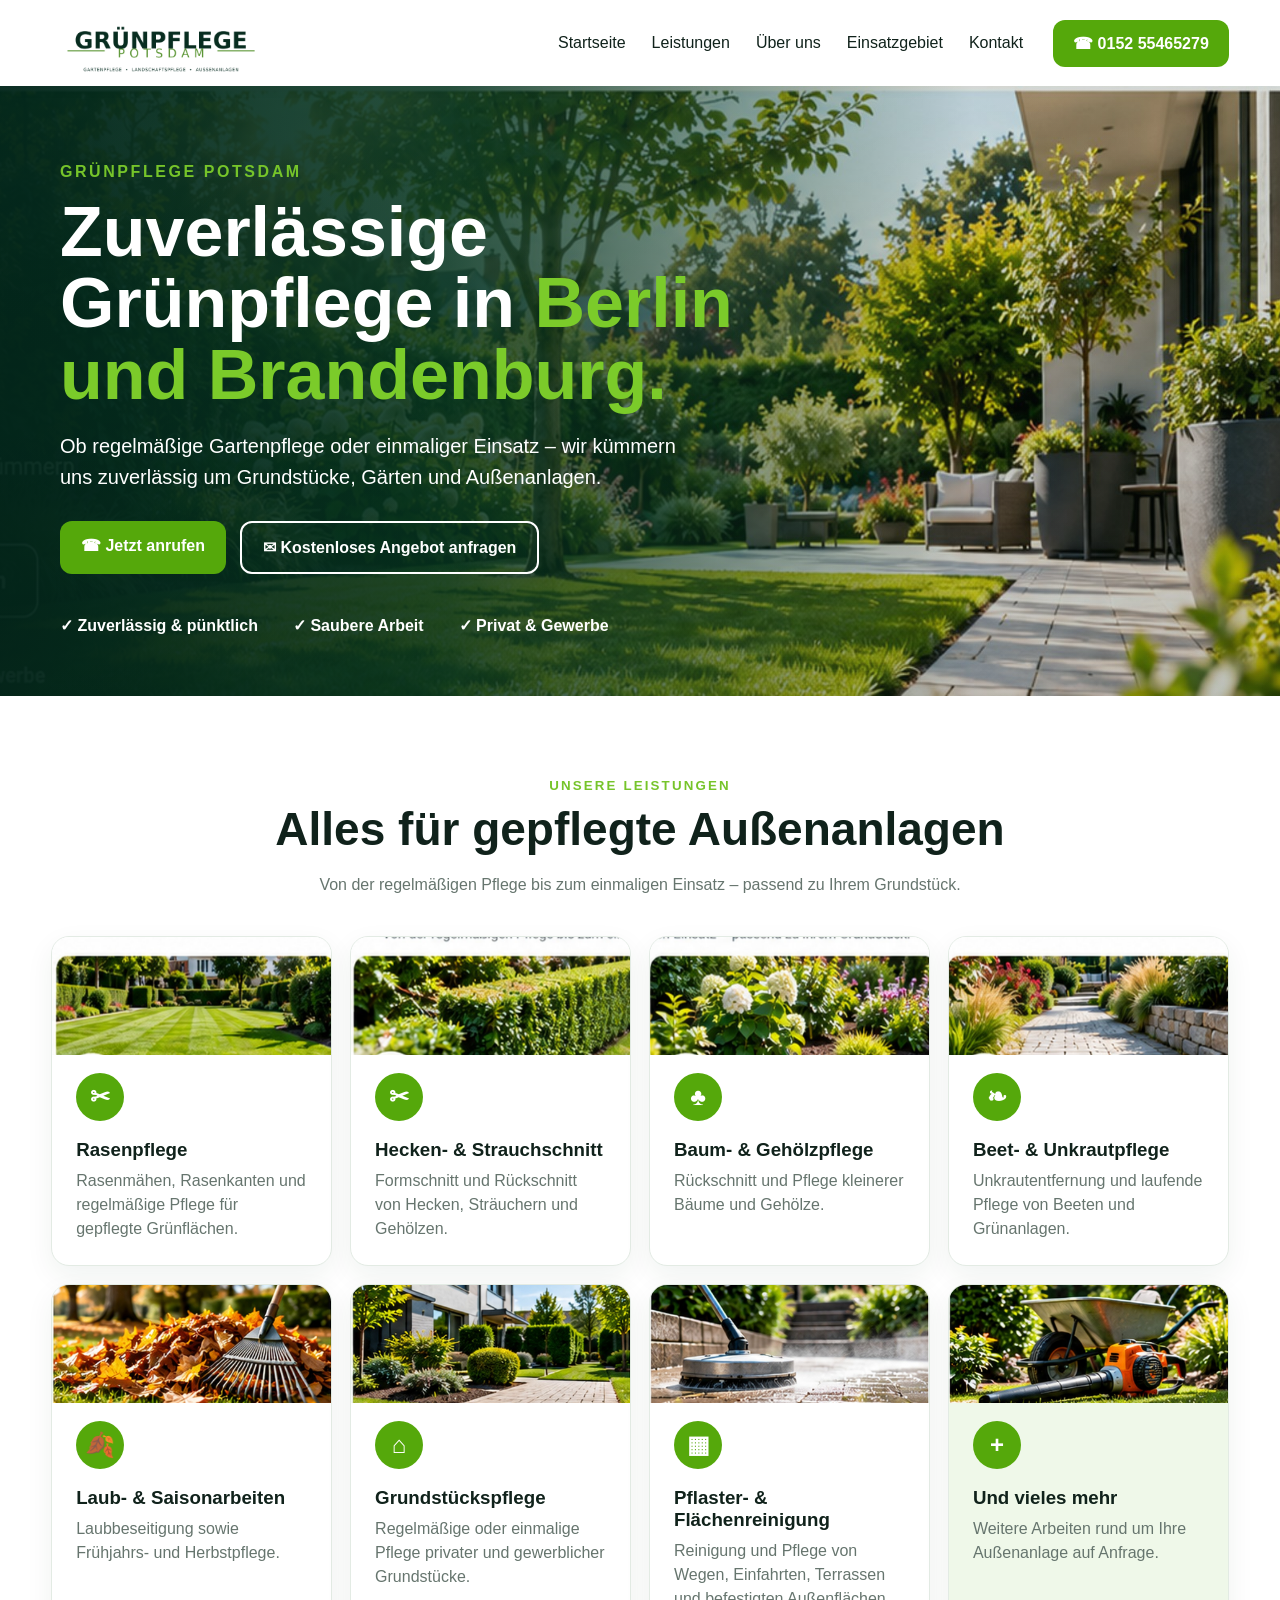
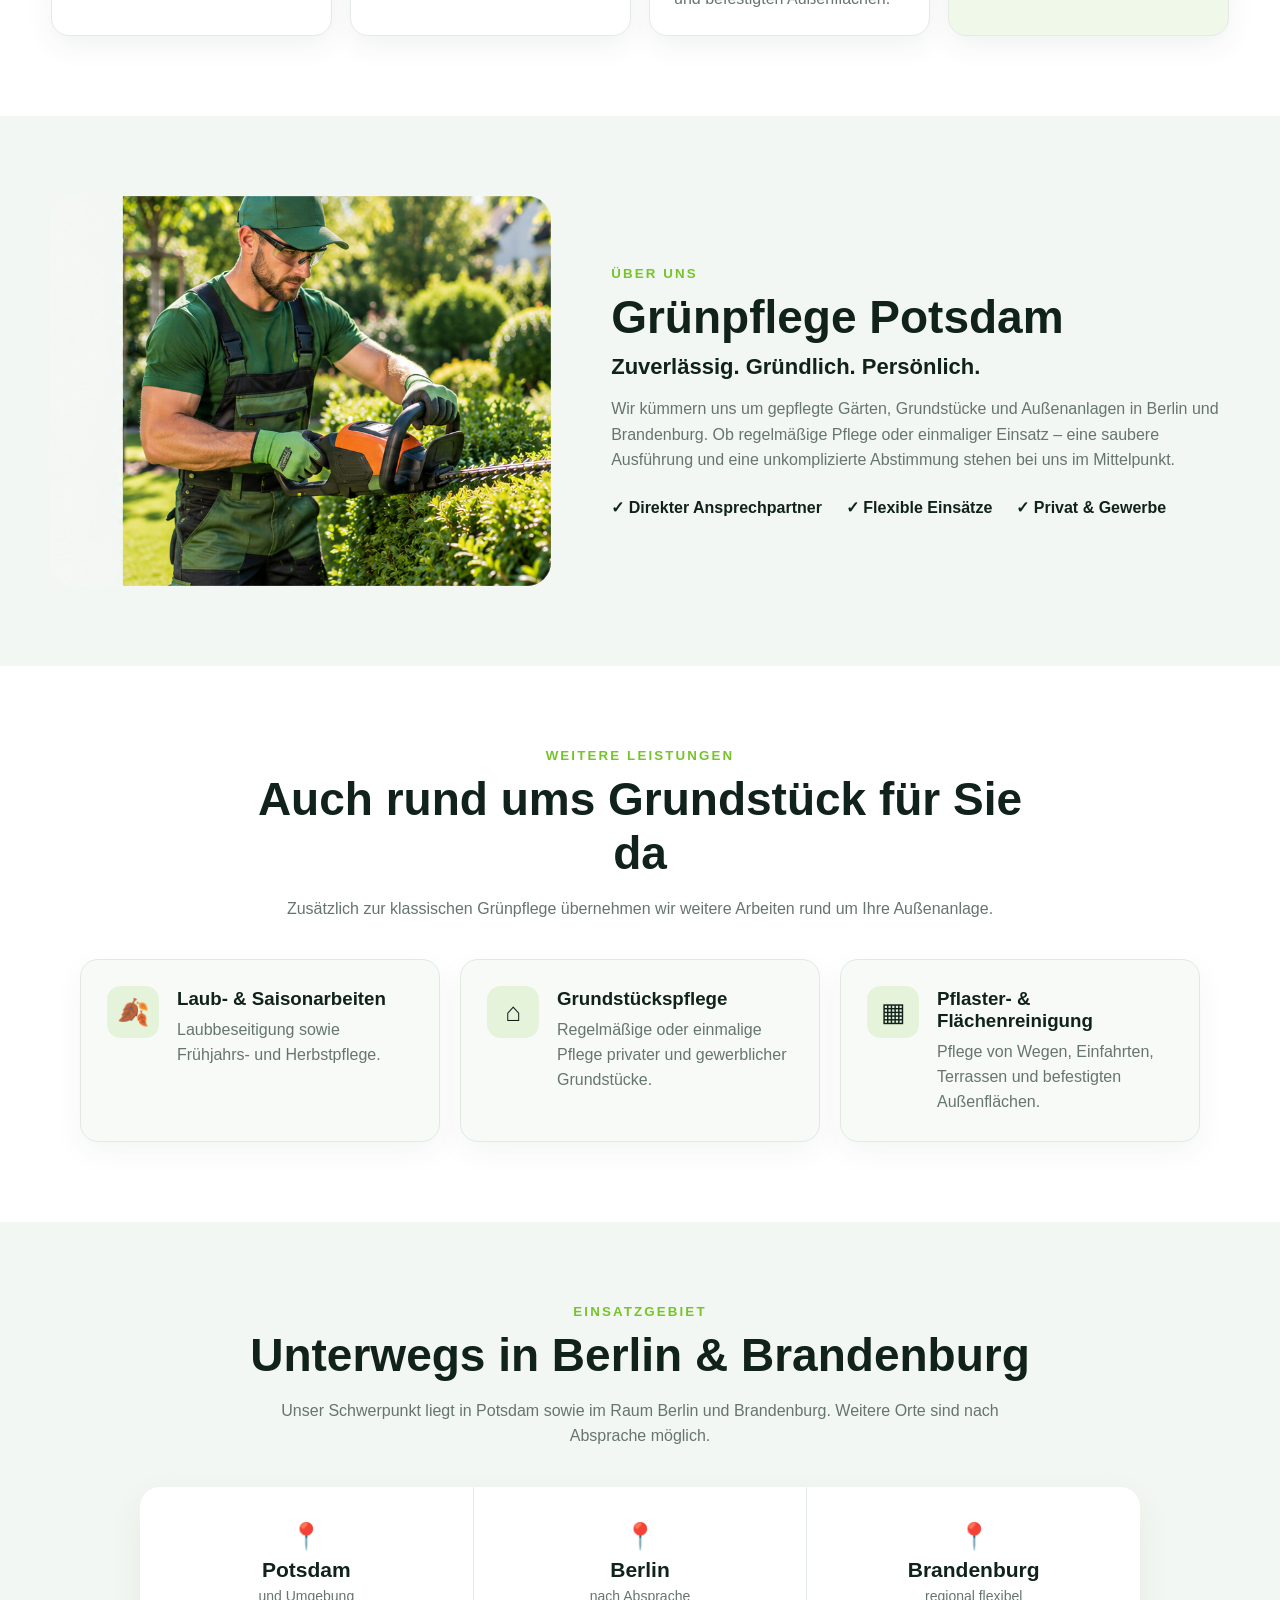
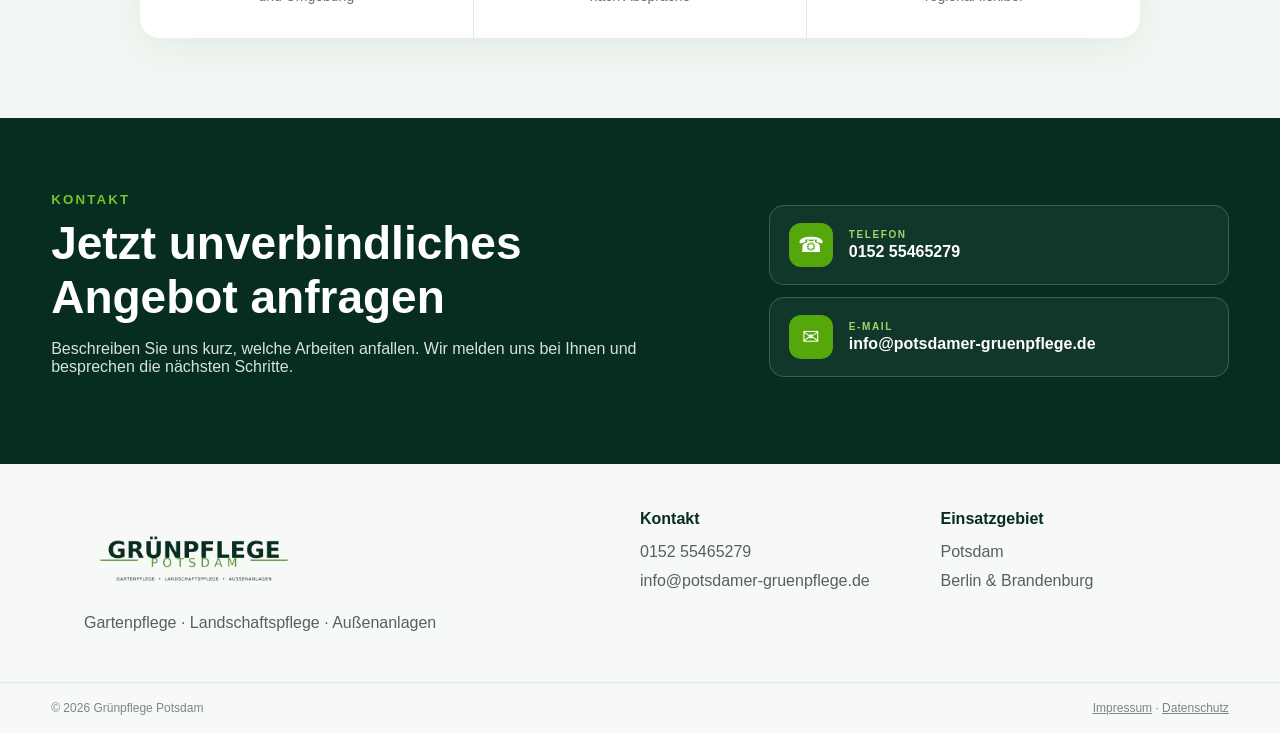
<file: index.html>
<!doctype html>
<html lang="de">
<head>
  <meta charset="utf-8">
  <meta name="viewport" content="width=device-width,initial-scale=1">
  <meta name="description" content="Grünpflege Potsdam – zuverlässige Garten-, Grundstücks- und Außenanlagenpflege in Berlin und Brandenburg.">
  <title>Grünpflege Potsdam | Garten- & Grundstückspflege</title>
  <link rel="stylesheet" href="style.css">
</head>
<body>
<header class="top">
  <a class="brand" href="#start"><img src="logo.png" alt="Grünpflege Potsdam"></a>
  <button class="menu" aria-label="Menü öffnen" onclick="document.body.classList.toggle('nav-open')">☰</button>
  <nav>
    <a href="#start">Startseite</a><a href="#leistungen">Leistungen</a><a href="#ueber-uns">Über uns</a>
    <a href="#einsatzgebiet">Einsatzgebiet</a><a href="#kontakt">Kontakt</a>
  </nav>
  <a class="phone" href="tel:+4915255465279">☎ 0152 55465279</a>
</header>

<main>
<section class="hero" id="start">
  <div class="hero-inner">
    <p class="eyebrow">GRÜNPFLEGE POTSDAM</p>
    <h1>Zuverlässige Grünpflege in <span>Berlin und Brandenburg.</span></h1>
    <p class="lead">Ob regelmäßige Gartenpflege oder einmaliger Einsatz – wir kümmern uns zuverlässig um Grundstücke, Gärten und Außenanlagen.</p>
    <div class="actions">
      <a class="btn primary" href="tel:+4915255465279">☎ Jetzt anrufen</a>
      <a class="btn ghost" href="mailto:info@potsdamer-gruenpflege.de?subject=Anfrage%20über%20die%20Website">✉ Kostenloses Angebot anfragen</a>
    </div>
    <div class="trust"><span>✓ Zuverlässig & pünktlich</span><span>✓ Saubere Arbeit</span><span>✓ Privat & Gewerbe</span></div>
  </div>
</section>

<section class="section" id="leistungen">
  <div class="heading"><small>UNSERE LEISTUNGEN</small><h2>Alles für gepflegte Außenanlagen</h2>
    <p>Von der regelmäßigen Pflege bis zum einmaligen Einsatz – passend zu Ihrem Grundstück.</p></div>
  <div class="cards">
    <article><b>✂</b><h3>Rasenpflege</h3><p>Rasenmähen, Rasenkanten und regelmäßige Pflege für gepflegte Grünflächen.</p></article>
    <article><b>✂</b><h3>Hecken- & Strauchschnitt</h3><p>Formschnitt und Rückschnitt von Hecken, Sträuchern und Gehölzen.</p></article>
    <article><b>♣</b><h3>Baum- & Gehölzpflege</h3><p>Rückschnitt und Pflege kleinerer Bäume und Gehölze.</p></article>
    <article><b>❧</b><h3>Beet- & Unkrautpflege</h3><p>Unkrautentfernung und laufende Pflege von Beeten und Grünanlagen.</p></article>
    <article><b>🍂</b><h3>Laub- & Saisonarbeiten</h3><p>Laubbeseitigung sowie Frühjahrs- und Herbstpflege.</p></article>
    <article><b>⌂</b><h3>Grundstückspflege</h3><p>Regelmäßige oder einmalige Pflege privater und gewerblicher Grundstücke.</p></article>
    <article><b>▦</b><h3>Pflaster- & Flächenreinigung</h3><p>Reinigung und Pflege von Wegen, Einfahrten, Terrassen und befestigten Außenflächen.</p></article>
    <article class="more"><b>+</b><h3>Und vieles mehr</h3><p>Weitere Arbeiten rund um Ihre Außenanlage auf Anfrage.</p></article>
  </div>
</section>

<section class="about" id="ueber-uns">
  <div class="about-art" aria-hidden="true"><span>GP</span></div>
  <div class="about-copy">
    <small>ÜBER UNS</small>
    <h2>Grünpflege Potsdam</h2>
    <h3>Zuverlässig. Gründlich. Persönlich.</h3>
    <p>Wir kümmern uns um gepflegte Gärten, Grundstücke und Außenanlagen in Berlin und Brandenburg. Ob regelmäßige Pflege oder einmaliger Einsatz – eine saubere Ausführung und eine unkomplizierte Abstimmung stehen bei uns im Mittelpunkt.</p>
    <div class="mini"><span>✓ Direkter Ansprechpartner</span><span>✓ Flexible Einsätze</span><span>✓ Privat & Gewerbe</span></div>
  </div>
</section>

<section class="extra section">
  <div class="heading">
    <small>WEITERE LEISTUNGEN</small>
    <h2>Auch rund ums Grundstück für Sie da</h2>
    <p>Zusätzlich zur klassischen Grünpflege übernehmen wir weitere Arbeiten rund um Ihre Außenanlage.</p>
  </div>
  <div class="extra-grid">
    <article><span>🍂</span><div><h3>Laub- & Saisonarbeiten</h3><p>Laubbeseitigung sowie Frühjahrs- und Herbstpflege.</p></div></article>
    <article><span>⌂</span><div><h3>Grundstückspflege</h3><p>Regelmäßige oder einmalige Pflege privater und gewerblicher Grundstücke.</p></div></article>
    <article><span>▦</span><div><h3>Pflaster- & Flächenreinigung</h3><p>Pflege von Wegen, Einfahrten, Terrassen und befestigten Außenflächen.</p></div></article>
  </div>
</section>

<section class="area section" id="einsatzgebiet">
  <div class="heading">
    <small>EINSATZGEBIET</small>
    <h2>Unterwegs in Berlin & Brandenburg</h2>
    <p>Unser Schwerpunkt liegt in Potsdam sowie im Raum Berlin und Brandenburg. Weitere Orte sind nach Absprache möglich.</p>
  </div>
  <div class="area-box">
    <div><b>📍</b><strong>Potsdam</strong><span>und Umgebung</span></div>
    <div><b>📍</b><strong>Berlin</strong><span>nach Absprache</span></div>
    <div><b>📍</b><strong>Brandenburg</strong><span>regional flexibel</span></div>
  </div>
</section>

<section class="cta" id="kontakt">
  <div class="cta-copy">
    <small>KONTAKT</small>
    <h2>Jetzt unverbindliches Angebot anfragen</h2>
    <p>Beschreiben Sie uns kurz, welche Arbeiten anfallen. Wir melden uns bei Ihnen und besprechen die nächsten Schritte.</p>
  </div>
  <div class="contact-panel">
    <a href="tel:+4915255465279"><span>☎</span><div><small>TELEFON</small><strong>0152 55465279</strong></div></a>
    <a href="mailto:info@potsdamer-gruenpflege.de?subject=Angebotsanfrage%20Grünpflege%20Potsdam"><span>✉</span><div><small>E-MAIL</small><strong>info@potsdamer-gruenpflege.de</strong></div></a>
  </div>
</section>

</main>

<footer>
  <div class="footer-main">
    <div class="footer-brand">
      <img src="logo.png" alt="Grünpflege Potsdam">
      <p>Gartenpflege · Landschaftspflege · Außenanlagen</p>
    </div>
    <div><strong>Kontakt</strong><p><a href="tel:+4915255465279">0152 55465279</a><br><a href="mailto:info@potsdamer-gruenpflege.de">info@potsdamer-gruenpflege.de</a></p></div>
    <div><strong>Einsatzgebiet</strong><p>Potsdam<br>Berlin & Brandenburg</p></div>
  </div>
  <div class="footer-bottom"><span>© 2026 Grünpflege Potsdam</span><span><a href="impressum.html">Impressum</a> · <a href="datenschutz.html">Datenschutz</a></span></div>
</footer>
</body>
</html>
</file>
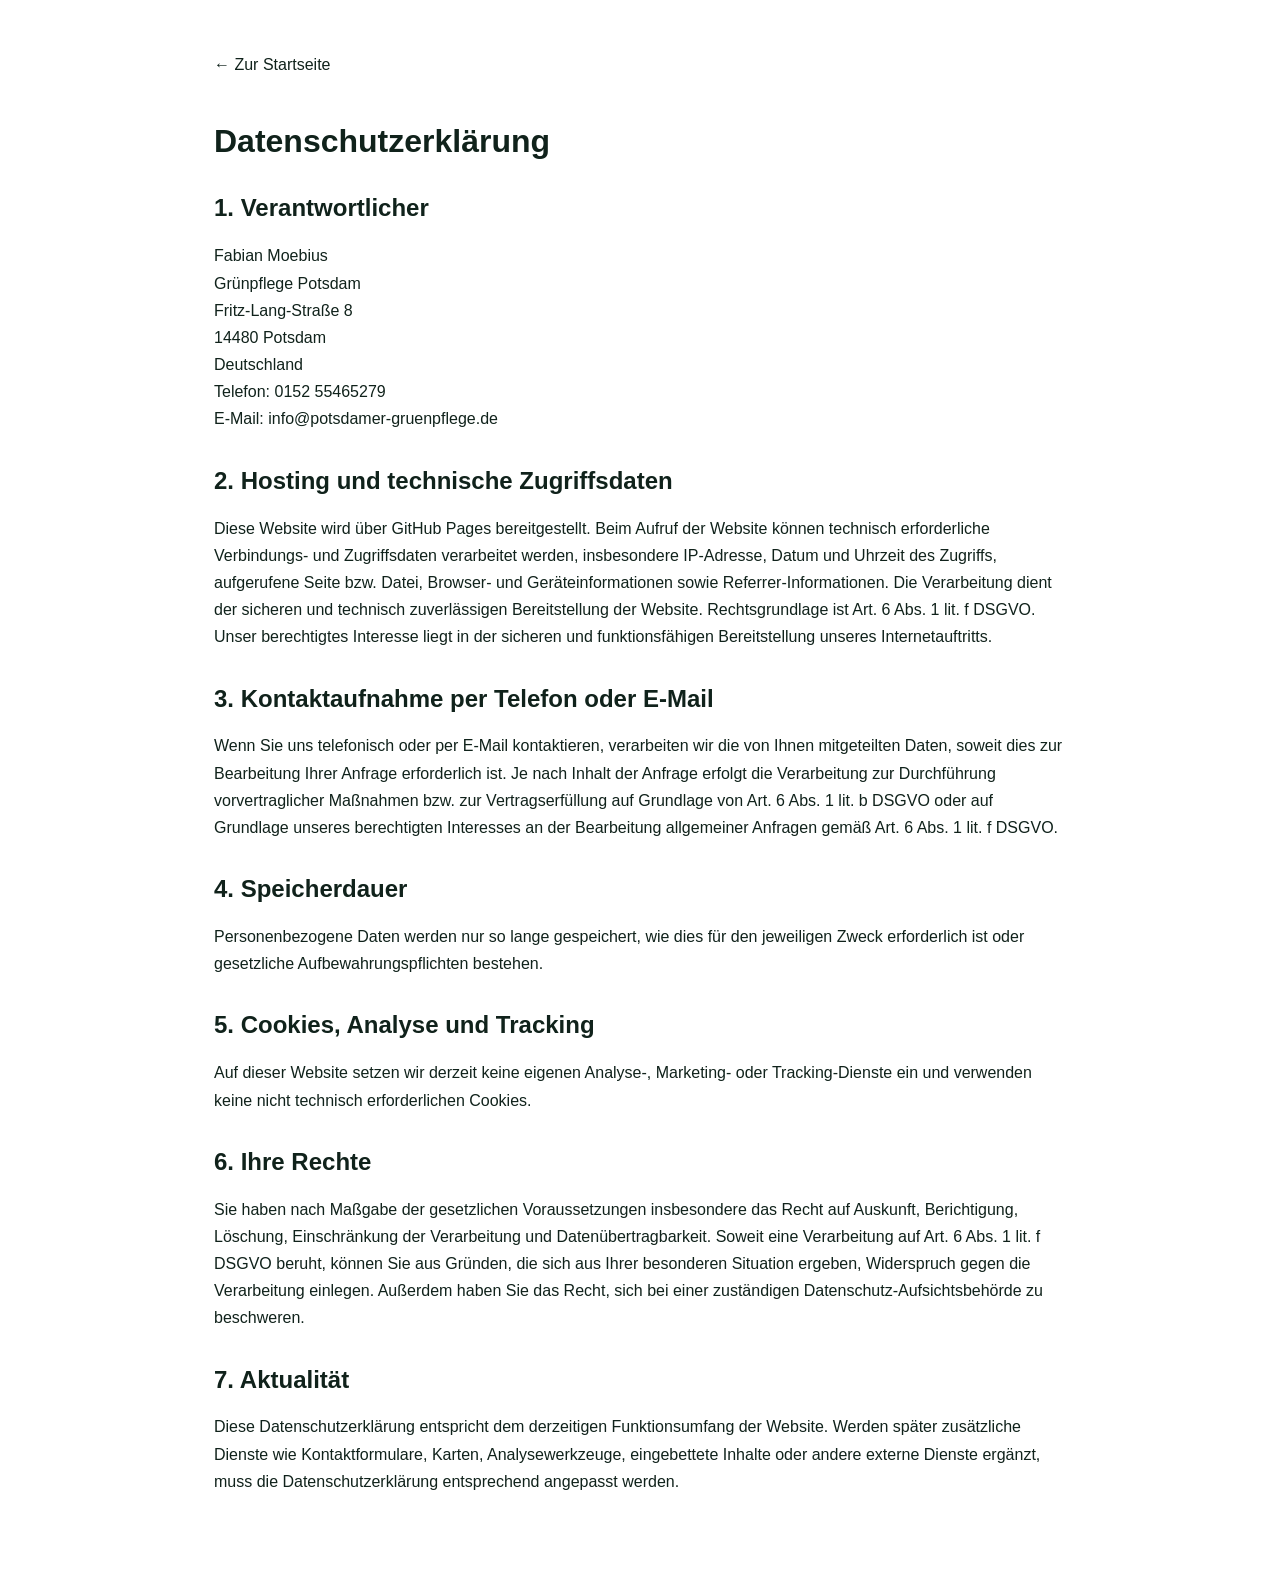
<file: datenschutz.html>
<!doctype html>
<html lang="de">
<head>
  <meta charset="utf-8">
  <meta name="viewport" content="width=device-width,initial-scale=1">
  <link rel="stylesheet" href="style.css">
  <style>
    .legal-wrap{max-width:900px;margin:0 auto;padding:56px 24px 80px}
    .legal-wrap h1{margin-bottom:28px}
    .legal-wrap h2{margin-top:34px}
    .legal-wrap p,.legal-wrap li{line-height:1.7}
    .legal-back{display:inline-block;margin-bottom:28px}
  </style>
  <title>Datenschutz | Grünpflege Potsdam</title>
</head>
<body>
<main class="legal-wrap">
  <a class="legal-back" href="index.html">← Zur Startseite</a>
  <h1>Datenschutzerklärung</h1>

  <h2>1. Verantwortlicher</h2>
  <p>
    Fabian Moebius<br>
    Grünpflege Potsdam<br>
    Fritz-Lang-Straße 8<br>
    14480 Potsdam<br>
    Deutschland<br>
    Telefon: <a href="tel:+4915255465279">0152 55465279</a><br>
    E-Mail: <a href="mailto:info@potsdamer-gruenpflege.de">info@potsdamer-gruenpflege.de</a>
  </p>

  <h2>2. Hosting und technische Zugriffsdaten</h2>
  <p>
    Diese Website wird über GitHub Pages bereitgestellt. Beim Aufruf der Website können technisch erforderliche
    Verbindungs- und Zugriffsdaten verarbeitet werden, insbesondere IP-Adresse, Datum und Uhrzeit des Zugriffs,
    aufgerufene Seite bzw. Datei, Browser- und Geräteinformationen sowie Referrer-Informationen. Die Verarbeitung
    dient der sicheren und technisch zuverlässigen Bereitstellung der Website. Rechtsgrundlage ist Art. 6 Abs. 1
    lit. f DSGVO. Unser berechtigtes Interesse liegt in der sicheren und funktionsfähigen Bereitstellung unseres
    Internetauftritts.
  </p>

  <h2>3. Kontaktaufnahme per Telefon oder E-Mail</h2>
  <p>
    Wenn Sie uns telefonisch oder per E-Mail kontaktieren, verarbeiten wir die von Ihnen mitgeteilten Daten,
    soweit dies zur Bearbeitung Ihrer Anfrage erforderlich ist. Je nach Inhalt der Anfrage erfolgt die Verarbeitung
    zur Durchführung vorvertraglicher Maßnahmen bzw. zur Vertragserfüllung auf Grundlage von Art. 6 Abs. 1 lit. b
    DSGVO oder auf Grundlage unseres berechtigten Interesses an der Bearbeitung allgemeiner Anfragen gemäß
    Art. 6 Abs. 1 lit. f DSGVO.
  </p>

  <h2>4. Speicherdauer</h2>
  <p>
    Personenbezogene Daten werden nur so lange gespeichert, wie dies für den jeweiligen Zweck erforderlich ist
    oder gesetzliche Aufbewahrungspflichten bestehen.
  </p>

  <h2>5. Cookies, Analyse und Tracking</h2>
  <p>
    Auf dieser Website setzen wir derzeit keine eigenen Analyse-, Marketing- oder Tracking-Dienste ein und
    verwenden keine nicht technisch erforderlichen Cookies.
  </p>

  <h2>6. Ihre Rechte</h2>
  <p>
    Sie haben nach Maßgabe der gesetzlichen Voraussetzungen insbesondere das Recht auf Auskunft, Berichtigung,
    Löschung, Einschränkung der Verarbeitung und Datenübertragbarkeit. Soweit eine Verarbeitung auf
    Art. 6 Abs. 1 lit. f DSGVO beruht, können Sie aus Gründen, die sich aus Ihrer besonderen Situation ergeben,
    Widerspruch gegen die Verarbeitung einlegen. Außerdem haben Sie das Recht, sich bei einer zuständigen
    Datenschutz-Aufsichtsbehörde zu beschweren.
  </p>

  <h2>7. Aktualität</h2>
  <p>
    Diese Datenschutzerklärung entspricht dem derzeitigen Funktionsumfang der Website. Werden später zusätzliche
    Dienste wie Kontaktformulare, Karten, Analysewerkzeuge, eingebettete Inhalte oder andere externe Dienste
    ergänzt, muss die Datenschutzerklärung entsprechend angepasst werden.
  </p>
</main>
</body>
</html>
</file>
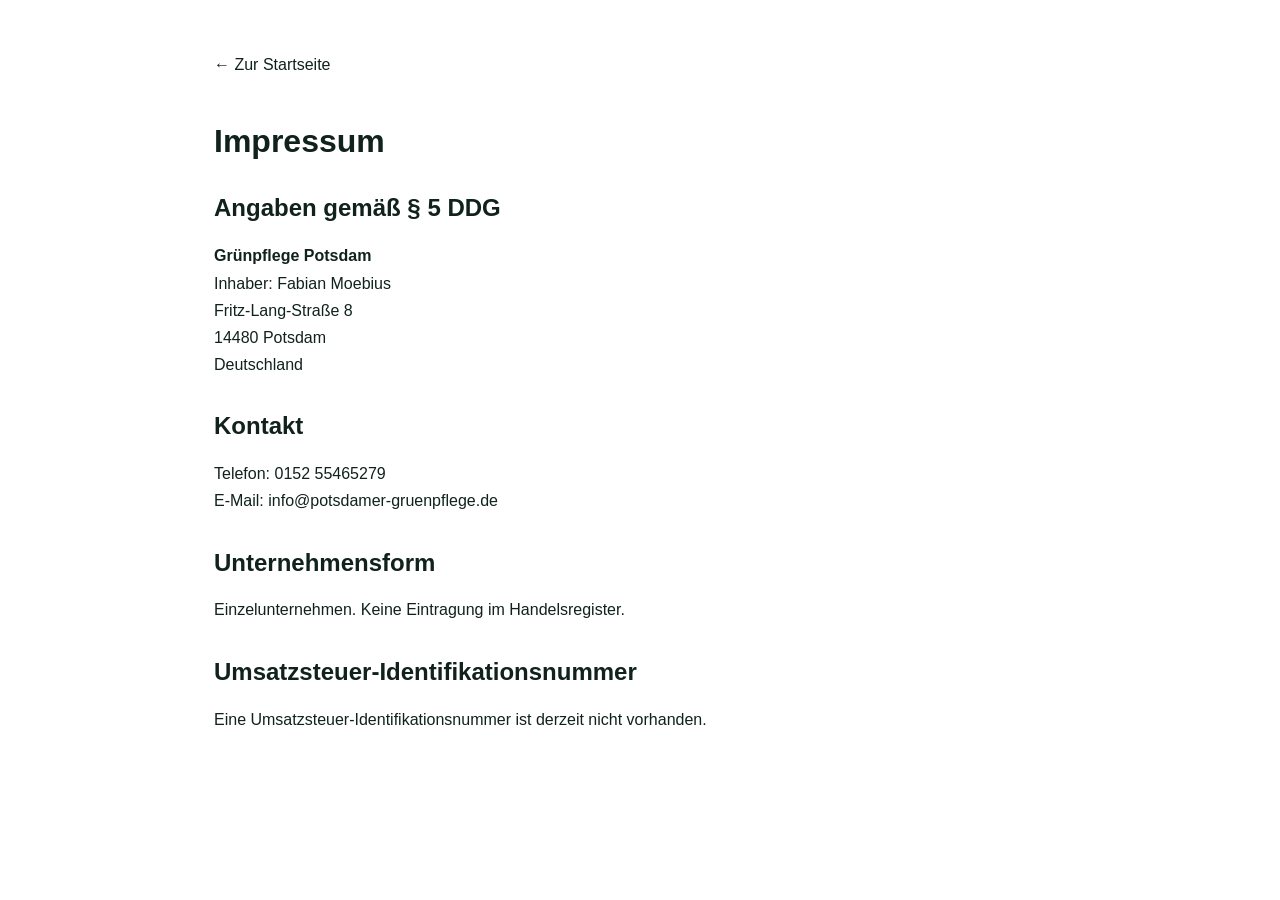
<file: impressum.html>
<!doctype html>
<html lang="de">
<head>
  <meta charset="utf-8">
  <meta name="viewport" content="width=device-width,initial-scale=1">
  <link rel="stylesheet" href="style.css">
  <style>
    .legal-wrap{max-width:900px;margin:0 auto;padding:56px 24px 80px}
    .legal-wrap h1{margin-bottom:28px}
    .legal-wrap h2{margin-top:34px}
    .legal-wrap p,.legal-wrap li{line-height:1.7}
    .legal-back{display:inline-block;margin-bottom:28px}
  </style>
  <title>Impressum | Grünpflege Potsdam</title>
</head>
<body>
<main class="legal-wrap">
  <a class="legal-back" href="index.html">← Zur Startseite</a>
  <h1>Impressum</h1>

  <h2>Angaben gemäß § 5 DDG</h2>
  <p>
    <strong>Grünpflege Potsdam</strong><br>
    Inhaber: Fabian Moebius<br>
    Fritz-Lang-Straße 8<br>
    14480 Potsdam<br>
    Deutschland
  </p>

  <h2>Kontakt</h2>
  <p>
    Telefon: <a href="tel:+4915255465279">0152 55465279</a><br>
    E-Mail: <a href="mailto:info@potsdamer-gruenpflege.de">info@potsdamer-gruenpflege.de</a>
  </p>

  <h2>Unternehmensform</h2>
  <p>Einzelunternehmen. Keine Eintragung im Handelsregister.</p>

  <h2>Umsatzsteuer-Identifikationsnummer</h2>
  <p>Eine Umsatzsteuer-Identifikationsnummer ist derzeit nicht vorhanden.</p>
</main>
</body>
</html>
</file>
<file: style.css>
:root{--green:#55a80b;--dark:#062d20;--ink:#10221b;--muted:#66756e;--soft:#f3f7f3}
*{box-sizing:border-box}html{scroll-behavior:smooth}body{margin:0;font-family:Arial,Helvetica,sans-serif;color:var(--ink);background:#fff}a{color:inherit;text-decoration:none}
.top{height:86px;display:flex;align-items:center;gap:30px;padding:10px max(4vw,24px);position:sticky;top:0;background:#fff;z-index:20;box-shadow:0 2px 14px #0000000d}.brand img{width:220px;display:block}.top nav{display:flex;gap:26px;margin-left:auto}.top nav a:hover{color:var(--green)}.phone{background:var(--green);color:#fff;padding:14px 20px;border-radius:12px;font-weight:700}.menu{display:none;border:0;background:none;font-size:28px}
.hero{min-height:610px;display:grid;align-items:center;color:#fff;position:relative;overflow:hidden;background-image:linear-gradient(90deg,#03291df5 0%,#073923dd 35%,#0d3c248f 53%,#12351d20 76%),url("hero-garten.jpg");background-size:cover;background-position:center}
.hero:before{content:"";position:absolute;inset:0;background:linear-gradient(180deg,#00000008,#00000020);z-index:1}
.hero-inner{width:min(1160px,92%);margin:auto;position:relative;z-index:2}.eyebrow,small{font-weight:800;letter-spacing:.16em;color:#76c42a}.hero h1{font-size:clamp(42px,6vw,70px);line-height:1.02;max-width:820px;margin:12px 0}.hero h1 span{color:#7bcb2a}.lead{font-size:20px;line-height:1.55;max-width:650px}.actions{display:flex;gap:14px;flex-wrap:wrap;margin-top:28px}.btn{display:inline-block;padding:15px 21px;border-radius:12px;font-weight:800}.primary{background:var(--green);color:#fff}.ghost{border:2px solid #fff;color:#fff}.trust{display:flex;gap:35px;flex-wrap:wrap;margin-top:42px;font-weight:700}
.section{padding:80px max(4vw,24px)}.heading{text-align:center;max-width:780px;margin:0 auto 38px}.heading h2,.about h2,.cta h2{font-size:clamp(30px,4vw,46px);margin:8px 0 10px}.heading p,.about p{color:var(--muted);line-height:1.6}
.cards{max-width:1200px;margin:auto;display:grid;grid-template-columns:repeat(4,1fr);gap:18px}.cards article{background:#fff;border:1px solid #e3ebe4;border-radius:18px;padding:24px;box-shadow:0 10px 28px #173d2110;min-height:210px}.cards b{display:grid;place-items:center;width:48px;height:48px;border-radius:50%;background:var(--green);color:#fff;font-size:24px}.cards h3{margin:18px 0 8px}.cards p{color:var(--muted);line-height:1.5;margin:0}.cards .more{background:#eff8e9}
.about{padding:80px max(4vw,24px);background:var(--soft);display:grid;grid-template-columns:minmax(280px,500px) minmax(300px,620px);gap:60px;justify-content:center;align-items:center}.about-art{height:390px;border-radius:24px;background:url("gartenarbeiter.png") center/cover no-repeat;display:grid;place-items:center;box-shadow:inset 0 0 0 1px #ffffff22}.about-art span{font-size:110px;font-weight:900;color:#ffffff20}.about h3{margin-top:-3px}.mini{display:flex;gap:24px;flex-wrap:wrap;margin-top:25px;font-weight:700}.area{background:#fff}.area-box{max-width:850px;margin:auto;background:var(--soft);border-radius:20px;padding:30px;display:flex;justify-content:center;gap:50px;font-size:20px}.cta{padding:65px max(4vw,24px);background:var(--dark);color:#fff;display:flex;justify-content:center;align-items:center;gap:80px}.cta p{color:#d5e3dc}.light{border-color:#fff}footer{text-align:center;padding:45px 24px;background:#f7f9f7;color:#53635b}footer img{width:230px}footer a{text-decoration:underline}.legal{font-size:13px;max-width:760px;margin:20px auto;color:#7b8781}
@media(max-width:900px){.top{height:auto;min-height:74px}.brand img{width:185px}.top nav{display:none;position:absolute;left:0;right:0;top:74px;background:#fff;padding:20px 24px;flex-direction:column;box-shadow:0 12px 20px #0002}.nav-open .top nav{display:flex}.menu{display:block;margin-left:auto}.top>.phone{display:none}.cards{grid-template-columns:repeat(2,1fr)}.about{grid-template-columns:1fr}.about-art{height:260px}.cta{flex-direction:column;align-items:flex-start;gap:12px}}
@media(max-width:560px){.hero{min-height:650px}.hero h1{font-size:42px}.lead{font-size:18px}.cards{grid-template-columns:1fr}.section,.about{padding:60px 20px}.trust{gap:16px;flex-direction:column}.area-box{flex-direction:column;gap:18px}.btn{width:100%;text-align:center}.brand img{width:160px}}


.cards article{overflow:hidden}
.cards article:before{content:"";display:block;height:118px;margin:-24px -24px 18px;background-size:cover;background-position:center}
.cards article:nth-child(1):before{background-image:url("rasen.jpg")}
.cards article:nth-child(2):before{background-image:url("hecke.jpg")}
.cards article:nth-child(3):before{background-image:url("gehoelz.jpg")}
.cards article:nth-child(4):before{background-image:url("beet.jpg")}
.cards article:nth-child(5):before{background-image:url("laub.jpg")}
.cards article:nth-child(6):before{background-image:url("grundstueck.jpg")}
.cards article:nth-child(7):before{background-image:url("pflaster.jpg")}
.cards article:nth-child(8):before{background-image:url("weitere-arbeiten.jpg")}
@media(max-width:560px){.hero{background-position:62% center}.cards article:before{height:150px}}

/* V4 – kompletter unterer Seitenbereich */
.about-copy{max-width:620px}.about-copy h3{font-size:22px;margin:0 0 14px}.about-art{position:relative;overflow:hidden;background:url("gartenarbeiter.png") center/cover no-repeat}
.about-art:before{content:"";position:absolute;inset:0;background:none}
.about-art span{display:none}
.extra{background:#fff}.extra-grid{max-width:1120px;margin:auto;display:grid;grid-template-columns:repeat(3,1fr);gap:20px}
.extra-grid article{display:flex;gap:18px;padding:26px;border:1px solid #e1e9e2;border-radius:18px;background:#f8faf8;box-shadow:0 10px 30px #173d210d}
.extra-grid article>span{width:52px;height:52px;flex:0 0 52px;border-radius:14px;background:#e5f3da;display:grid;place-items:center;font-size:26px}
.extra-grid h3{margin:2px 0 8px}.extra-grid p{margin:0;color:var(--muted);line-height:1.55}
.area{background:#f3f7f3}.area-box{max-width:1000px;background:#fff;box-shadow:0 12px 35px #173d2110;gap:0;padding:0;overflow:hidden}
.area-box>div{flex:1;text-align:center;padding:34px 24px;border-right:1px solid #e4ebe5;display:flex;flex-direction:column;gap:6px}
.area-box>div:last-child{border-right:0}.area-box b{font-size:26px}.area-box strong{font-size:21px}.area-box span{font-size:14px;color:var(--muted)}
.cta{padding:72px max(4vw,24px);justify-content:space-between}.cta-copy{max-width:620px}.cta-copy h2{margin-top:8px}.contact-panel{width:min(460px,100%);display:grid;gap:12px}
.contact-panel>a{display:flex;align-items:center;gap:16px;padding:17px 19px;border:1px solid #ffffff30;border-radius:15px;background:#ffffff0c;transition:.2s}
.contact-panel>a:hover{background:#ffffff18;transform:translateY(-1px)}.contact-panel>a>span{width:44px;height:44px;border-radius:12px;background:var(--green);display:grid;place-items:center;font-size:21px}
.contact-panel small{display:block;color:#9fd66c;font-size:10px;margin-bottom:3px}.contact-panel strong{font-size:16px}
footer{text-align:left;padding:0;background:#f7f9f7}.footer-main{max-width:1160px;margin:auto;padding:46px 24px 34px;display:grid;grid-template-columns:2fr 1fr 1fr;gap:45px;color:#53635b}
.footer-main img{width:220px}.footer-main strong{color:var(--dark)}.footer-main p{line-height:1.8;margin:10px 0}.footer-main a{text-decoration:none}.footer-main a:hover{color:var(--green)}
.footer-bottom{border-top:1px solid #e1e7e2;padding:18px max(4vw,24px);display:flex;justify-content:space-between;gap:20px;font-size:12px;color:#7b8781}
@media(max-width:900px){.extra-grid{grid-template-columns:1fr}.area-box{flex-direction:column}.area-box>div{border-right:0;border-bottom:1px solid #e4ebe5}.area-box>div:last-child{border-bottom:0}.contact-panel{width:100%}.footer-main{grid-template-columns:1fr 1fr}.footer-brand{grid-column:1/-1}.footer-bottom{flex-direction:column}}
@media(max-width:560px){.footer-main{grid-template-columns:1fr}.footer-brand{grid-column:auto}.contact-panel strong{font-size:14px;word-break:break-word}}
</file>
